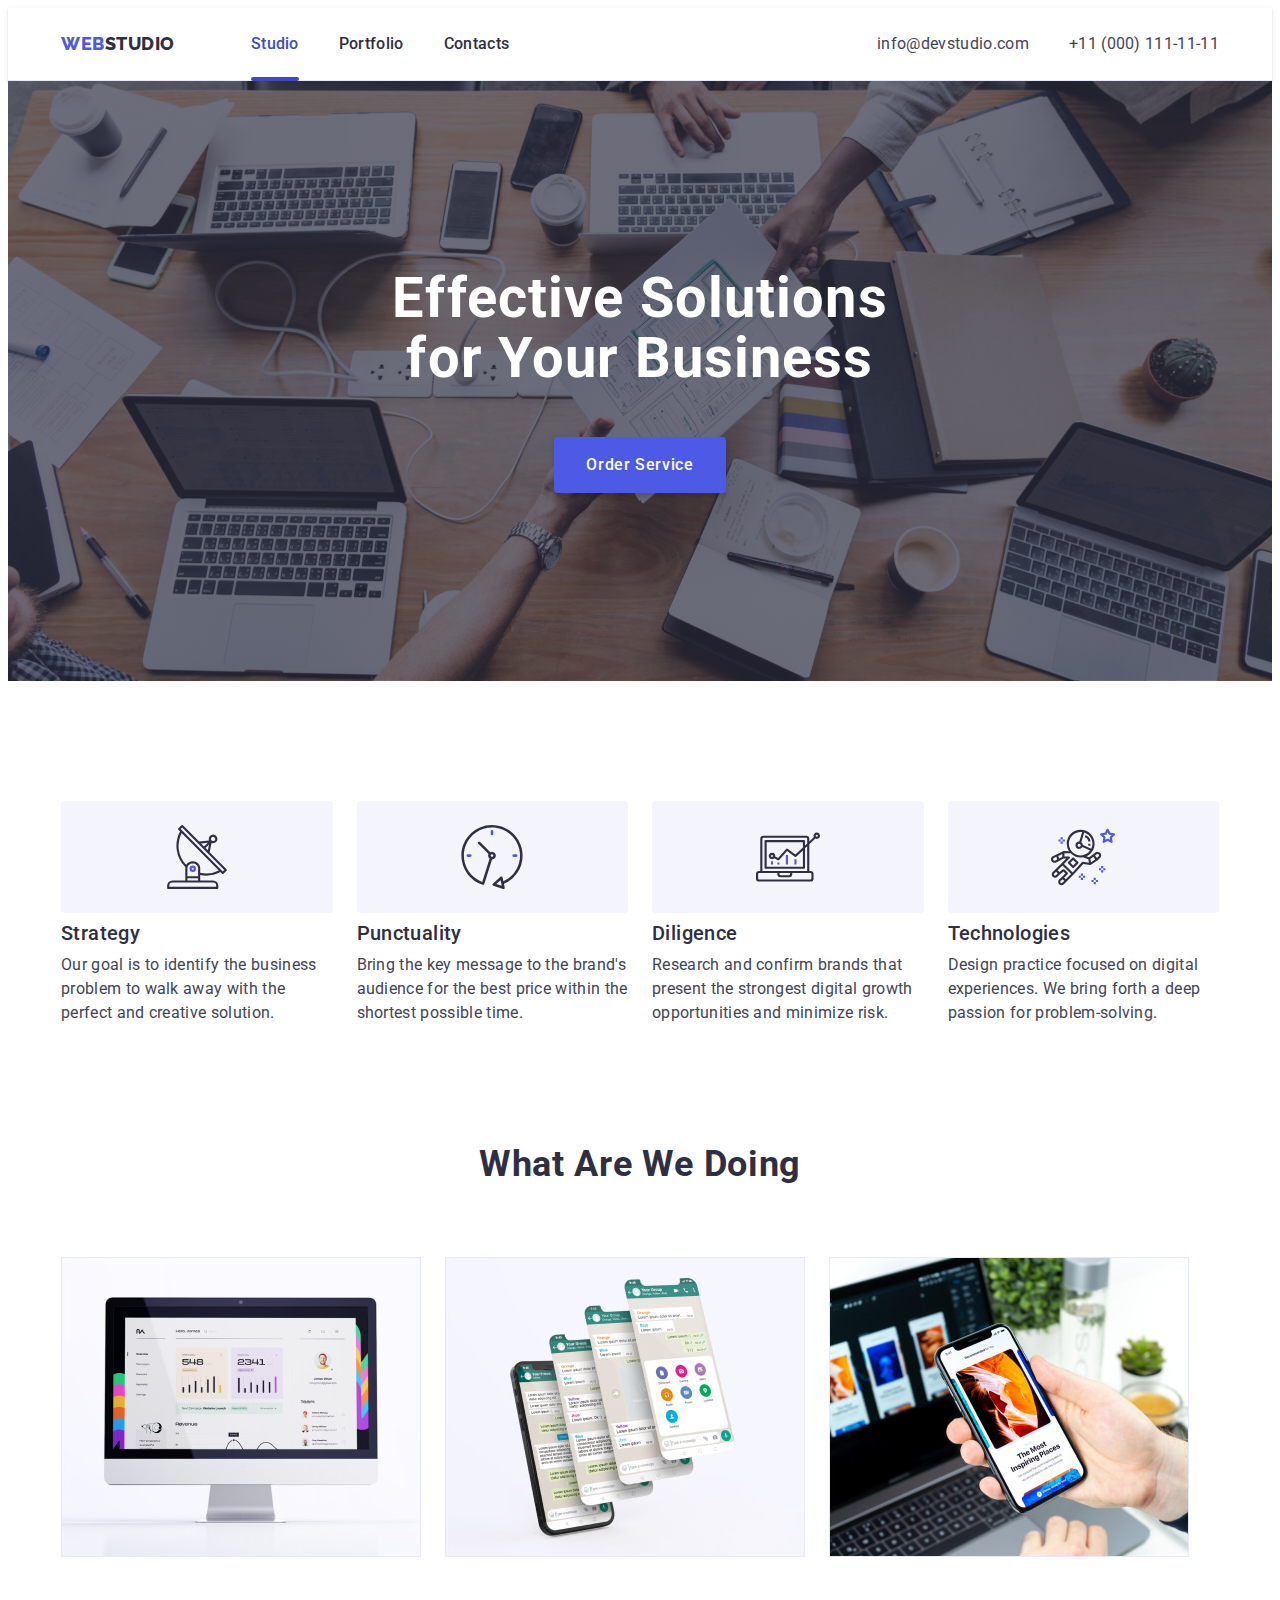
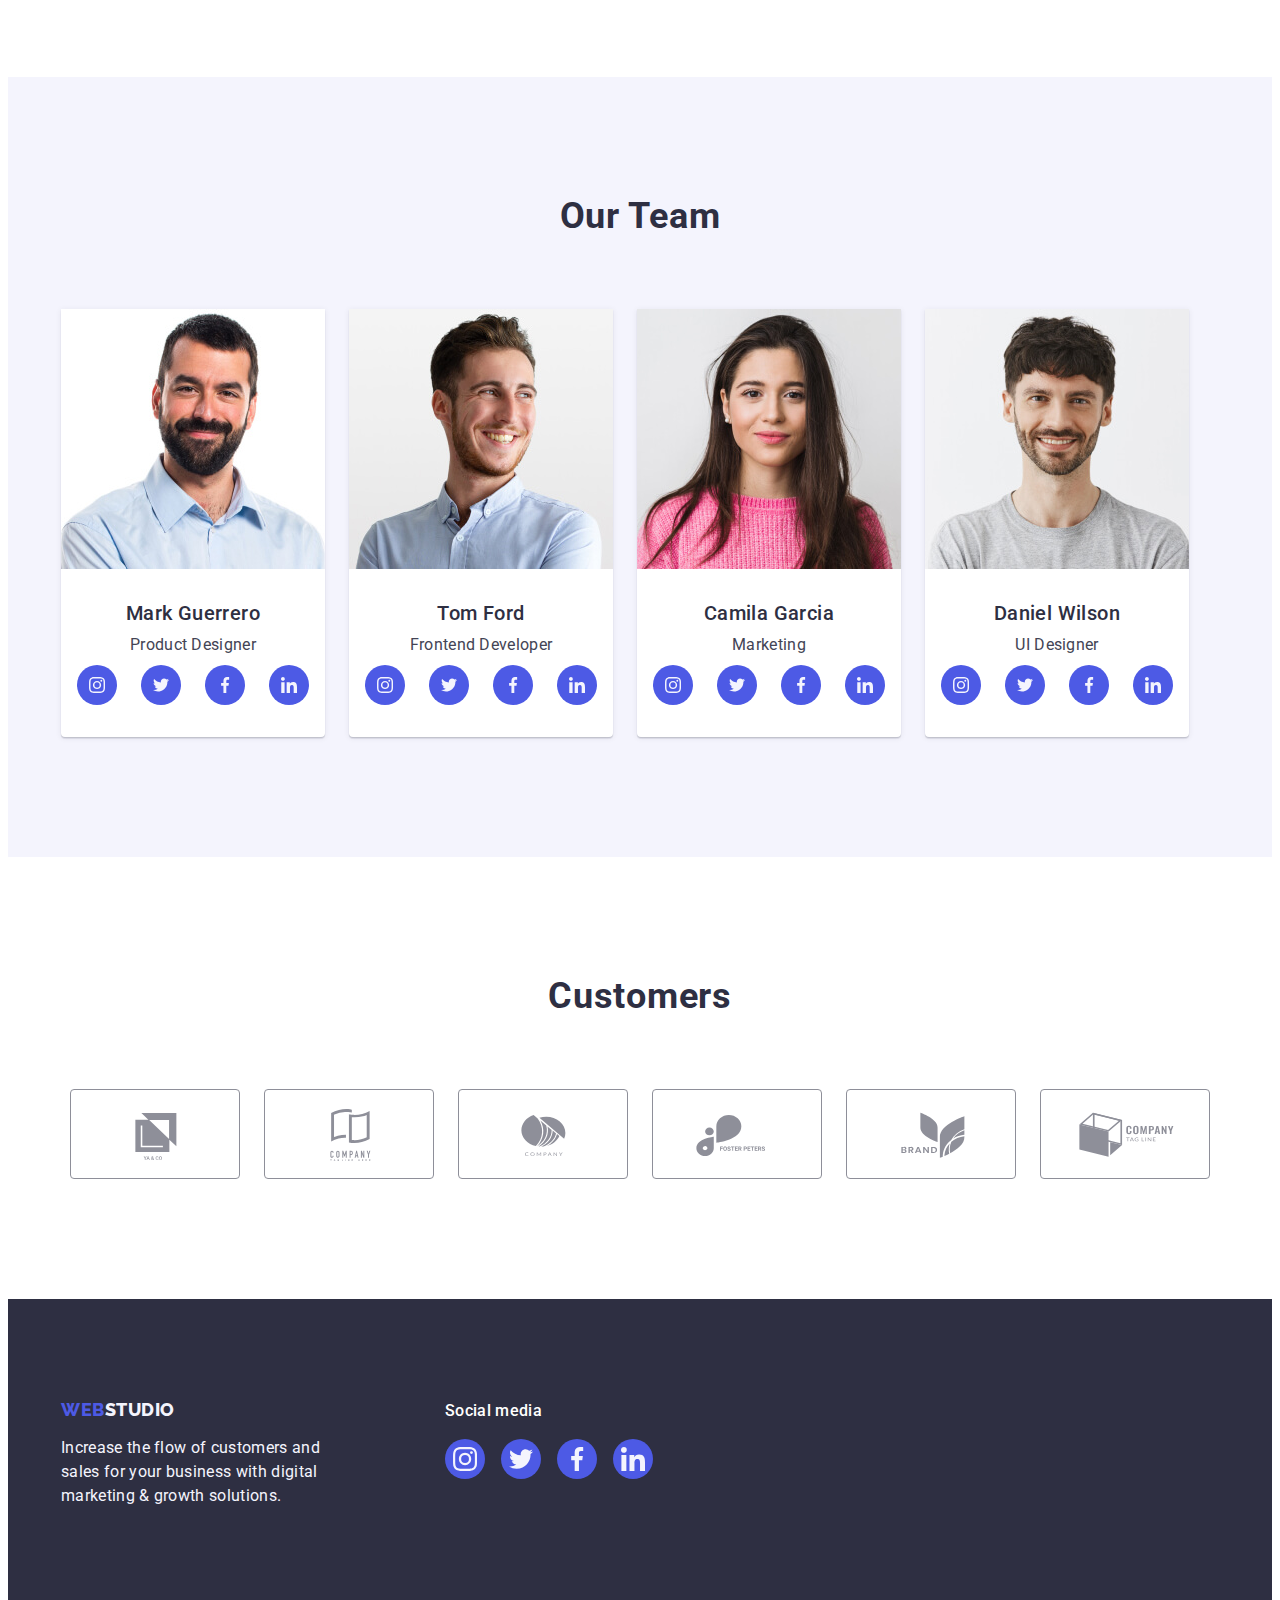
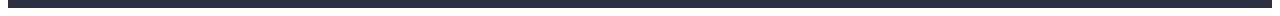
<file: index.html>
<!DOCTYPE html>
<html lang="en">
  <head>
    <meta charset="UTF-8" />
    <meta http-equiv="X-UA-Compatible" content="IE=edge" />
    <meta name="viewport" content="width=device-width, initial-scale=1.0" />
    <title>WEBSTUDIO</title>
    <link rel="preconnect" href="https://fonts.googleapis.com" />
    <link rel="preconnect" href="https://fonts.gstatic.com" crossorigin />
    <link
      href="https://fonts.googleapis.com/css2?family=Raleway:wght@800&amp;family=Roboto:wght@400;500;700;900&amp;display=swap"
      rel="stylesheet"
    />
    <link
      rel="stylesheet"
      href="https://cdnjs.cloudflare.com/ajax/libs/modern-normalize/2.0.0/modern-normalize.min.css"
      integrity="sha512-4xo8blKMVCiXpTaLzQSLSw3KFOVPWhm/TRtuPVc4WG6kUgjH6J03IBuG7JZPkcWMxJ5huwaBpOpnwYElP/m6wg=="
      crossorigin="anonymous"
      referrerpolicy="no-referrer"
    />
    <link rel="stylesheet" href="./css/styles.css" />
  </head>
  <body>
    <!--============= HEADER      ================-->

    <header class="header">
      <div class="container header-container">
        <nav class="nav">
          <a class="logo-dark link" href="./index.html"
            >Web<span class="primary-logo-dark">Studio</span>
          </a>
          <ul class="menu list">
            <li class="menu-item">
              <a class="menu-link underline link" href="./index.html">Studio</a>
            </li>
            <li class="menu-item">
              <a class="menu-link link" href="./portfolio.html">Portfolio</a>
            </li>
            <li class="menu-item">
              <a class="menu-link link" href="./contacts.html">Contacts</a>
            </li>
          </ul>
        </nav>

        <address class="adress">
          <ul class="menu list">
            <li class="adress-item">
              <a class="adress-link link" href="mailto:info@devstudio.com"
                >info@devstudio.com</a
              >
            </li>
            <li class="adress-item">
              <a class="adress-link link" href="tel:+110001111111"
                >+11 (000) 111-11-11</a
              >
            </li>
          </ul>
        </address>
      </div>
    </header>
    <main>
      <!-- ================= HERO  =============== -->

      <section class="hero">
        <div class="container hero-container">
          <h1 class="hero-title">Effective Solutions for Your Business</h1>
          <button class="all-btns hero-btn" data-modal-open type="button">
            Order Service
          </button>
        </div>
      </section>

      <!-- ================= VALUES  ============= -->

      <section class="value">
        <div class="container">
          <h2 class="visually-hidden">Values</h2>
          <ul class="value-list list">
            <li class="value-item">
              <div class="value-icon-bg">
                <svg class="value-icon" width="64" height="64">
                  <use href="./images/icons.svg#icon-antenna"></use>
                </svg>
              </div>
              <h3 class="value-title">Strategy</h3>
              <p class="value-text">
                Our goal is to identify the business problem to walk away with
                the perfect and creative solution.
              </p>
            </li>
            <li class="value-item">
              <div class="value-icon-bg">
                <svg class="value-icon" width="64" height="64">
                  <use href="./images/icons.svg#icon-clock"></use>
                </svg>
              </div>
              <h3 class="value-title">Punctuality</h3>
              <p class="value-text">
                Bring the key message to the brand's audience for the best price
                within the shortest possible time.
              </p>
            </li>
            <li class="value-item">
              <div class="value-icon-bg">
                <svg class="value-icon" width="64" height="64">
                  <use href="./images/icons.svg#icon-diagram"></use>
                </svg>
              </div>
              <h3 class="value-title">Diligence</h3>
              <p class="value-text">
                Research and confirm brands that present the strongest digital
                growth opportunities and minimize risk.
              </p>
            </li>
            <li class="value-item">
              <div class="value-icon-bg">
                <svg class="value-icon" width="64" height="64">
                  <use href="./images/icons.svg#icon-astronaut"></use>
                </svg>
              </div>
              <h3 class="value-title">Technologies</h3>
              <p class="value-text">
                Design practice focused on digital experiences. We bring forth a
                deep passion for problem-solving.
              </p>
            </li>
          </ul>
        </div>
      </section>

      <!-- ================  WORK IMAGES  =====================-->

      <section class="work-galary">
        <div class="container">
          <h2 class="work-galary-title">What are we doing</h2>
          <ul class="work-galary-list list">
            <li class="work-galary-item">
              <img
                class="work-galary-pic"
                src="./images/main-page/img1.jpg"
                width="360"
                height="300"
                alt="monitor"
              />
            </li>
            <li class="work-galary-item">
              <img
                class="work-galary-pic"
                src="./images/main-page/img2.jpg"
                width="360"
                height="300"
                alt="app structure"
              />
            </li>
            <li class="work-galary-item">
              <img
                class="work-galary-pic"
                src="./images/main-page/img3.jpg"
                width="360"
                height="300"
                alt="app on the phone screen"
              />
            </li>
          </ul>
        </div>
      </section>

      <!-- ================== OUR TEAM ================= -->

      <section Class="team">
        <div class="container">
          <h2 class="team-title">Our Team</h2>
          <ul class="team-list list">
            <li class="team-item">
              <img
                class="team-img"
                src="./images/main-page/mark-guerrero.jpg"
                width="264"
                alt="Mark Guerrero"
              />
              <div class="employee-card">
                <h3 class="picture-title">Mark Guerrero</h3>
                <p class="picture-text">Product Designer</p>
                <ul class="social-list list">
                  <li class="social-list-items">
                    <a
                      href=""
                      class="social-list-link link"
                      target="_blank"
                      rel="no-opener no-referrer"
                    >
                      <svg class="social-list-icon" width="16" height="16">
                        <use href="./images/icons.svg#icon-instagram"></use>
                      </svg>
                    </a>
                  </li>
                  <li class="social-list-items">
                    <a
                      href=""
                      class="social-list-link link"
                      target="_blank"
                      rel="no-opener no-referrer"
                    >
                      <svg class="social-list-icon" width="16" height="16">
                        <use href="./images/icons.svg#icon-twitter"></use>
                      </svg>
                    </a>
                  </li>
                  <li class="social-list-items">
                    <a
                      href=""
                      class="social-list-link link"
                      target="_blank"
                      rel="no-opener no-referrer"
                    >
                      <svg class="social-list-icon" width="16" height="16">
                        <use href="./images/icons.svg#icon-facebook"></use>
                      </svg>
                    </a>
                  </li>
                  <li class="social-list-items">
                    <a
                      href=""
                      class="social-list-link link"
                      target="_blank"
                      rel="no-opener no-referrer"
                    >
                      <svg class="social-list-icon" width="16" height="16">
                        <use href="./images/icons.svg#icon-linkedin"></use>
                      </svg>
                    </a>
                  </li>
                </ul>
              </div>
            </li>
            <li class="team-item">
              <img
                class="team-img"
                src="./images/main-page/tom-ford.jpg"
                width="264"
                alt="Tom Ford"
              />
              <div class="employee-card">
                <h3 class="picture-title">Tom Ford</h3>
                <p class="picture-text">Frontend Developer</p>
                <ul class="social-list list">
                  <li class="social-list-items">
                    <a
                      href=""
                      class="social-list-link link"
                      target="_blank"
                      rel="no-opener no-referrer"
                    >
                      <svg class="social-list-icon" width="16" height="16">
                        <use href="./images/icons.svg#icon-instagram"></use>
                      </svg>
                    </a>
                  </li>
                  <li class="social-list-items">
                    <a
                      href=""
                      class="social-list-link link"
                      target="_blank"
                      rel="no-opener no-referrer"
                    >
                      <svg class="social-list-icon" width="16" height="16">
                        <use href="./images/icons.svg#icon-twitter"></use>
                      </svg>
                    </a>
                  </li>
                  <li class="social-list-items">
                    <a
                      href=""
                      class="social-list-link link"
                      target="_blank"
                      rel="no-opener no-referrer"
                    >
                      <svg class="social-list-icon" width="16" height="16">
                        <use href="./images/icons.svg#icon-facebook"></use>
                      </svg>
                    </a>
                  </li>
                  <li class="social-list-items">
                    <a
                      href=""
                      class="social-list-link link"
                      target="_blank"
                      rel="no-opener no-referrer"
                    >
                      <svg class="social-list-icon" width="16" height="16">
                        <use href="./images/icons.svg#icon-linkedin"></use>
                      </svg>
                    </a>
                  </li>
                </ul>
              </div>
            </li>
            <li class="team-item">
              <img
                class="team-img"
                src="./images/main-page/camila-garcia.jpg"
                width="264"
                alt="Camila Garcia"
              />
              <div class="employee-card">
                <h3 class="picture-title">Camila Garcia</h3>
                <p class="picture-text">Marketing</p>
                <ul class="social-list list">
                  <li class="social-list-items">
                    <a
                      href=""
                      class="social-list-link link"
                      target="_blank"
                      rel="no-opener no-referrer"
                    >
                      <svg class="social-list-icon" width="16" height="16">
                        <use href="./images/icons.svg#icon-instagram"></use>
                      </svg>
                    </a>
                  </li>
                  <li class="social-list-items">
                    <a
                      href=""
                      class="social-list-link link"
                      target="_blank"
                      rel="no-opener no-referrer"
                    >
                      <svg class="social-list-icon" width="16" height="16">
                        <use href="./images/icons.svg#icon-twitter"></use>
                      </svg>
                    </a>
                  </li>
                  <li class="social-list-items">
                    <a
                      href=""
                      class="social-list-link link"
                      target="_blank"
                      rel="no-opener no-referrer"
                    >
                      <svg class="social-list-icon" width="16" height="16">
                        <use href="./images/icons.svg#icon-facebook"></use>
                      </svg>
                    </a>
                  </li>
                  <li class="social-list-items">
                    <a
                      href=""
                      class="social-list-link link"
                      target="_blank"
                      rel="no-opener no-referrer"
                    >
                      <svg class="social-list-icon" width="16" height="16">
                        <use href="./images/icons.svg#icon-linkedin"></use>
                      </svg>
                    </a>
                  </li>
                </ul>
              </div>
            </li>
            <li class="team-item">
              <img
                class="team-img"
                src="./images/main-page/daniel-wilson.jpg"
                width="264"
                alt="Daniel Wilson"
              />
              <div class="employee-card">
                <h3 class="picture-title">Daniel Wilson</h3>
                <p class="picture-text">UI Designer</p>
                <ul class="social-list list">
                  <li class="social-list-items">
                    <a
                      href=""
                      class="social-list-link link"
                      target="_blank"
                      rel="no-opener no-referrer"
                    >
                      <svg class="social-list-icon" width="16" height="16">
                        <use href="./images/icons.svg#icon-instagram"></use>
                      </svg>
                    </a>
                  </li>
                  <li class="social-list-items">
                    <a
                      href=""
                      class="social-list-link link"
                      target="_blank"
                      rel="no-opener no-referrer"
                    >
                      <svg class="social-list-icon" width="16" height="16">
                        <use href="./images/icons.svg#icon-twitter"></use>
                      </svg>
                    </a>
                  </li>
                  <li class="social-list-items">
                    <a
                      href=""
                      class="social-list-link link"
                      target="_blank"
                      rel="no-opener no-referrer"
                    >
                      <svg class="social-list-icon" width="16" height="16">
                        <use href="./images/icons.svg#icon-facebook"></use>
                      </svg>
                    </a>
                  </li>
                  <li class="social-list-items">
                    <a
                      href=""
                      class="social-list-link link"
                      target="_blank"
                      rel="no-opener no-referrer"
                    >
                      <svg class="social-list-icon" width="16" height="16">
                        <use href="./images/icons.svg#icon-linkedin"></use>
                      </svg>
                    </a>
                  </li>
                </ul>
              </div>
            </li>
          </ul>
        </div>
      </section>

      <!-- ==================   CUSTOMERS   ====================-->

      <section class="customers">
        <div class="container customers-cotainer">
          <h2 class="customers-title">Customers</h2>
          <ul class="customers-list list">
            <li class="customers-list-item">
              <a
                href=""
                class="customers-list-link link"
                target="_blank"
                rel="no-opener no-referrer"
              >
                <svg class="customers-icon" width="104" height="56">
                  <use href="./images/icons.svg#icon-company1"></use>
                </svg>
              </a>
            </li>
            <li class="customers-list-item">
              <a
                href=""
                class="customers-list-link link"
                target="_blank"
                rel="no-opener no-referrer"
              >
                <svg class="customers-icon" width="104" height="56">
                  <use href="./images/icons.svg#icon-company2"></use>
                </svg>
              </a>
            </li>
            <li class="customers-list-item">
              <a
                href=""
                class="customers-list-link link"
                target="_blank"
                rel="no-opener no-referrer"
              >
                <svg class="customers-icon" width="104" height="56">
                  <use href="./images/icons.svg#icon-company3"></use>
                </svg>
              </a>
            </li>
            <li class="customers-list-item">
              <a
                href=""
                class="customers-list-link link"
                target="_blank"
                rel="no-opener no-referrer"
              >
                <svg class="customers-icon" width="104" height="56">
                  <use href="./images/icons.svg#icon-company4"></use>
                </svg>
              </a>
            </li>
            <li class="customers-list-item">
              <a
                href=""
                class="customers-list-link link"
                target="_blank"
                rel="no-opener no-referrer"
              >
                <svg class="customers-icon" width="104" height="56">
                  <use href="./images/icons.svg#icon-company5"></use>
                </svg>
              </a>
            </li>
            <li class="customers-list-item">
              <a
                href=""
                class="customers-list-link link"
                target="_blank"
                rel="no-opener no-referrer"
              >
                <svg class="customers-icon" width="104" height="56">
                  <use href="./images/icons.svg#icon-company6"></use>
                </svg>
              </a>
            </li>
          </ul>
        </div>
      </section>
    </main>

    <!-- ===================== Футер =====================-->
    <footer class="footer">
      <div class="container footer-cotainer">
        <div class="left-side-footer">
          <a class="logo-light link" href="./index.html"
            >Web<span class="primary-logo-light">Studio</span></a
          >
          <p class="footer-text">
            Increase the flow of customers and sales for your business with
            digital marketing & growth solutions.
          </p>
        </div>
        <div class="footer-social-container">
          <p class="footer-social-title">Social media</p>
          <ul class="footer-social-list list">
            <li class="social-list-items">
              <a
                href=""
                class="social-list-link footer-list-link link"
                target="_blank"
                rel="no-opener no-referrer"
              >
                <svg
                  class="social-list-icon footer-icon"
                  width="24"
                  height="24"
                >
                  <use href="./images/icons.svg#icon-instagram"></use>
                </svg>
              </a>
            </li>
            <li class="social-list-items">
              <a
                href=""
                class="social-list-link footer-list-link link"
                target="_blank"
                rel="no-opener no-referrer"
              >
                <svg
                  class="social-list-icon footer-icon"
                  width="24"
                  height="24"
                >
                  <use href="./images/icons.svg#icon-twitter"></use>
                </svg>
              </a>
            </li>
            <li class="social-list-items">
              <a
                href=""
                class="social-list-link footer-list-link link"
                target="_blank"
                rel="no-opener no-referrer"
              >
                <svg
                  class="social-list-icon footer-icon"
                  width="24"
                  height="24"
                >
                  <use href="./images/icons.svg#icon-facebook"></use>
                </svg>
              </a>
            </li>
            <li class="social-list-items">
              <a
                href=""
                class="social-list-link footer-list-link link"
                target="_blank"
                rel="no-opener no-referrer"
              >
                <svg
                  class="social-list-icon footer-icon"
                  width="24"
                  height="24"
                >
                  <use href="./images/icons.svg#icon-linkedin"></use>
                </svg>
              </a>
            </li>
          </ul>
        </div>
      </div>
    </footer>
    <div class="backdrop is-hidden" data-modal>
      <div class="backdrop-window">
        <button class="backdrop-window-cls-btn" data-modal-close type="button">
          <svg class="icon-close" width="8" height="8">
            <use href="./images/icons.svg#close"></use>
          </svg>
        </button>
      </div>
    </div>
    <script src="./js/modal.js"></script>
  </body>
</html>
</file>
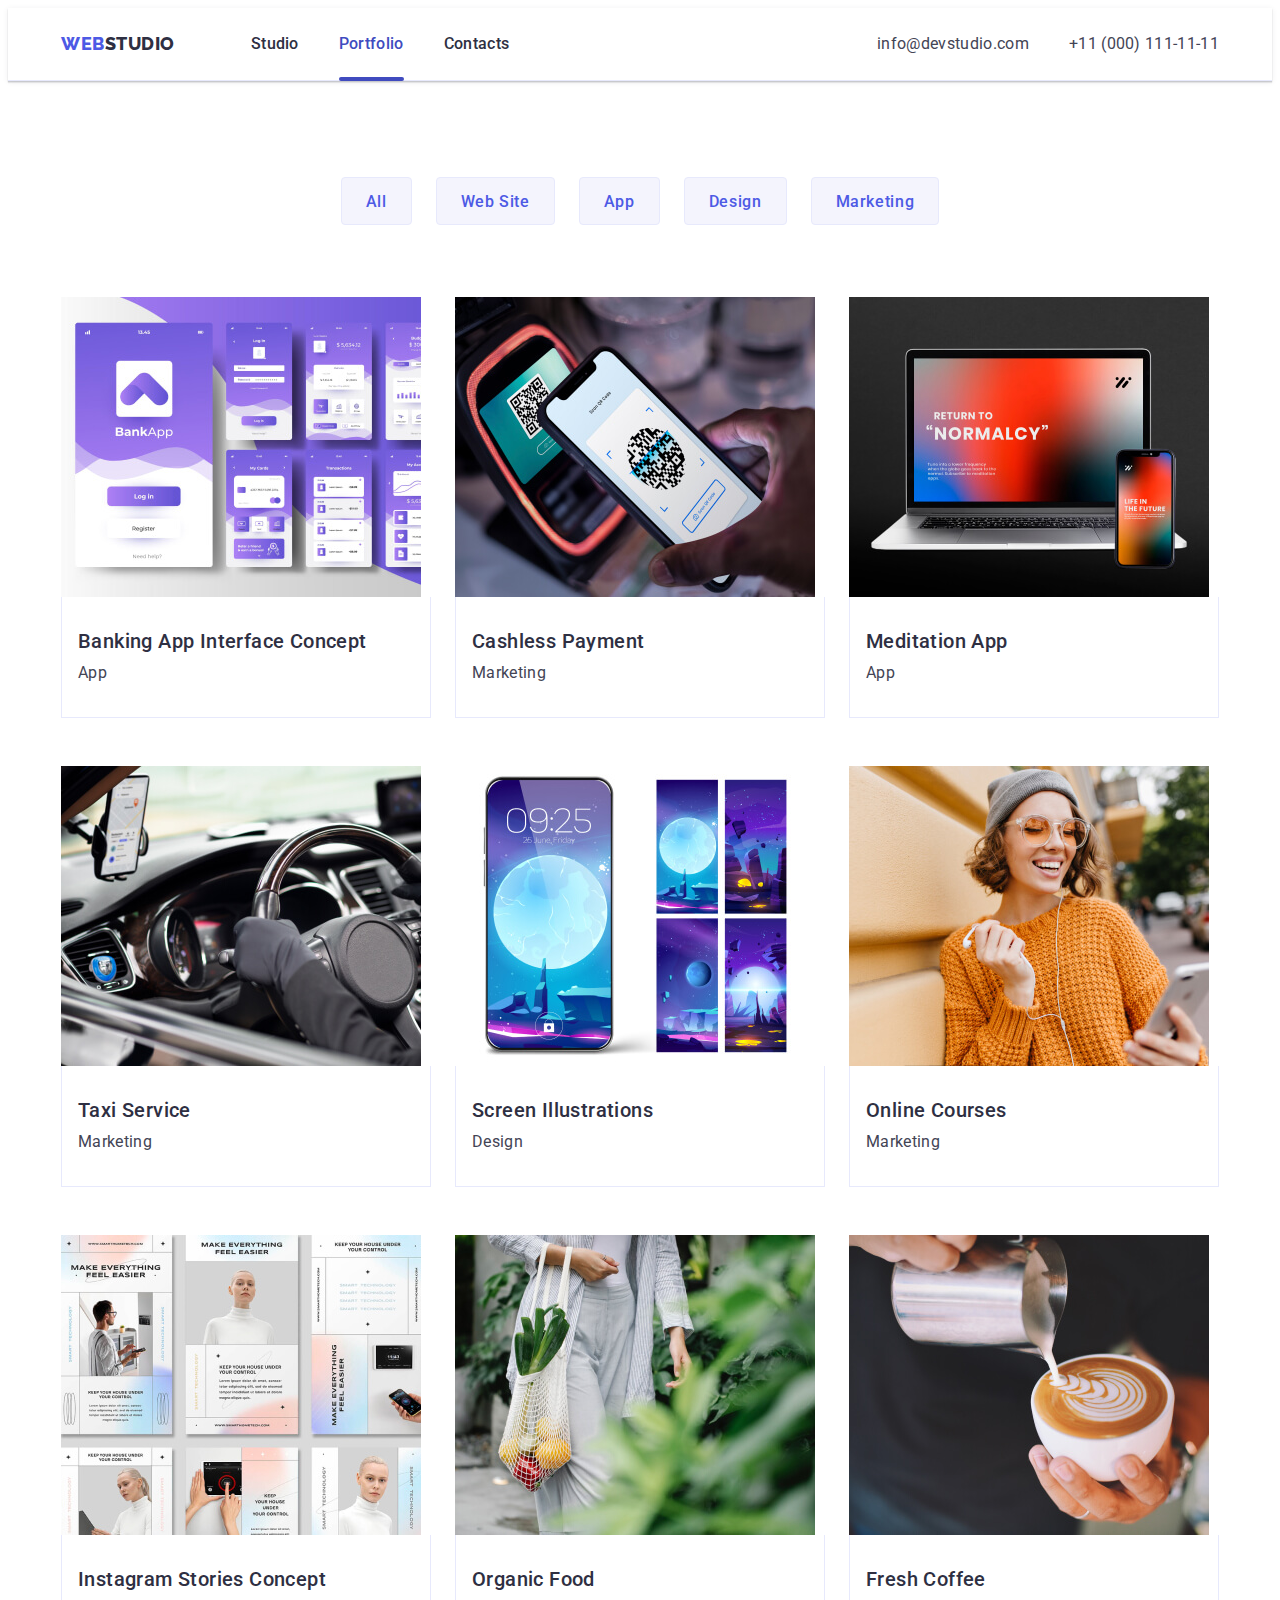
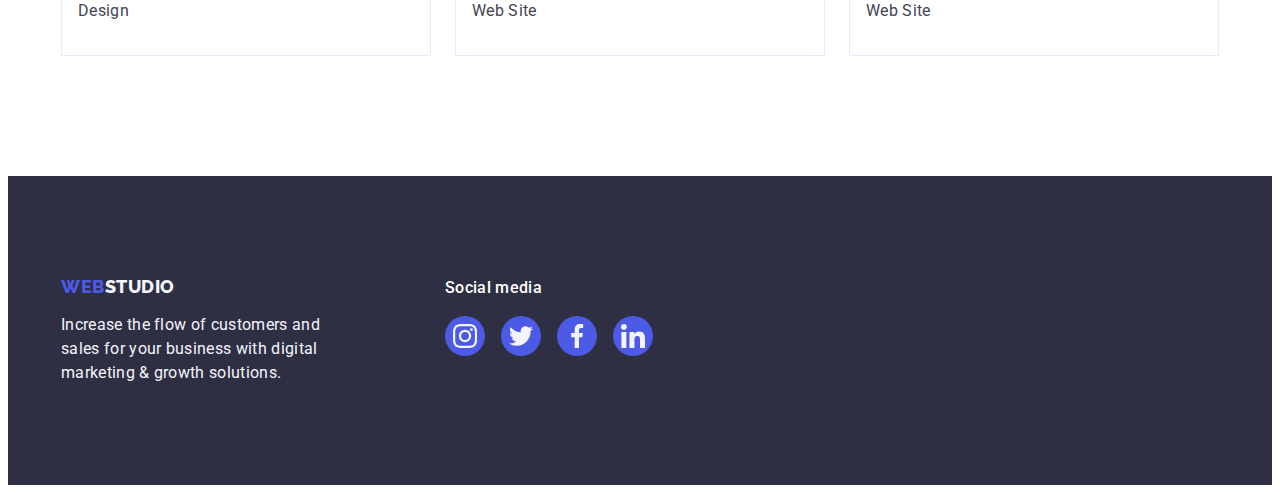
<file: portfolio.html>
<!DOCTYPE html>
<html lang="en">
  <head>
    <meta charset="UTF-8" />
    <meta http-equiv="X-UA-Compatible" content="IE=edge" />
    <meta name="viewport" content="width=device-width, initial-scale=1.0" />
    <title>WEBSTUDIO</title>
    <link rel="preconnect" href="https://fonts.googleapis.com" />
    <link rel="preconnect" href="https://fonts.gstatic.com" crossorigin />
    <link
      href="https://fonts.googleapis.com/css2?family=Raleway:wght@800&amp;family=Roboto:wght@400;500;700;900&amp;display=swap"
      rel="stylesheet"
    />
    <link
      rel="stylesheet"
      href="https://cdnjs.cloudflare.com/ajax/libs/modern-normalize/2.0.0/modern-normalize.min.css"
      integrity="sha512-4xo8blKMVCiXpTaLzQSLSw3KFOVPWhm/TRtuPVc4WG6kUgjH6J03IBuG7JZPkcWMxJ5huwaBpOpnwYElP/m6wg=="
      crossorigin="anonymous"
      referrerpolicy="no-referrer"
    />
    <link rel="stylesheet" href="./css/styles.css" />
  </head>
  <body>
    <!--============= HEADER      ================-->

    <header class="header">
      <div class="container header-container">
        <nav class="nav">
          <a class="logo-dark link" href="./index.html"
            >Web<span class="primary-logo-dark">Studio</span>
          </a>
          <ul class="menu list">
            <li class="menu-item">
              <a class="menu-link link" href="./index.html">Studio</a>
            </li>
            <li class="menu-item">
              <a class="menu-link underline link" href="./portfolio.html"
                >Portfolio</a
              >
            </li>
            <li class="menu-item">
              <a class="menu-link link" href="">Contacts</a>
            </li>
          </ul>
        </nav>

        <address class="adress">
          <ul class="menu list">
            <li class="adress-item">
              <a class="adress-link link" href="mailto:info@devstudio.com"
                >info@devstudio.com</a
              >
            </li>
            <li class="adress-item">
              <a class="adress-link link" href="tel:+110001111111"
                >+11 (000) 111-11-11</a
              >
            </li>
          </ul>
        </address>
      </div>
    </header>

    <!--------------------MAIN---------------------------->

    <main>
      <section class="portfolio">
        <div class="container portfolio-container">
          <h1 class="visually-hidden">Portfolio</h1>

          <!-- =============BUTTONS============== -->
          <ul class="portfolio-list list">
            <li class="portfolio-item-btn">
              <button class="portfolio-btn all-btns" type="button">All</button>
            </li>
            <li class="portfolio-item-btn">
              <button class="portfolio-btn all-btns" type="button">
                Web Site
              </button>
            </li>
            <li class="portfolio-item-btn">
              <button class="portfolio-btn all-btns" type="button">App</button>
            </li>
            <li class="portfolio-item-btn">
              <button class="portfolio-btn all-btns" type="button">
                Design
              </button>
            </li>
            <li class="portfolio-item-btn">
              <button class="portfolio-btn all-btns" type="button">
                Marketing
              </button>
            </li>
          </ul>

          <!-- =================IMAGES================== -->

          <ul class="portfolio-img-list list">
            <li class="portfolio-item-img">
              <a class="portfolio-link link" href="">
                <div class="portfolio-pic-wraper">
                  <img
                    src="./images/portfolio/goods1.jpg"
                    alt="Banking App Interface Concept"
                    width="360"
                    height="300"
                  />
                  <p class="overlay-text">
                    14 Stylish and User-Friendly App Design Concepts · Task
                    Manager App · Calorie Tracker App · Exotic Fruit Ecommerce
                    App · Cloud Storage App
                  </p>
                </div>
                <div class="app-links">
                  <h2 class="pictures-title">Banking App Interface Concept</h2>
                  <p class="pictures-text">App</p>
                </div>
              </a>
            </li>
            <li class="portfolio-item-img">
              <a class="portfolio-link link" href="">
                <div class="portfolio-pic-wraper">
                  <img
                    src="./images/portfolio/goods2.jpg"
                    alt="Cashless Payment"
                    width="360"
                    height="300"
                  />
                  <p class="overlay-text">
                    14 Stylish and User-Friendly App Design Concepts · Task
                    Manager App · Calorie Tracker App · Exotic Fruit Ecommerce
                    App · Cloud Storage App
                  </p>
                </div>
                <div class="app-links">
                  <h2 class="pictures-title">Cashless Payment</h2>
                  <p class="pictures-text">Marketing</p>
                </div>
              </a>
            </li>
            <li class="portfolio-item-img">
              <a class="portfolio-link link" href="">
                <div class="portfolio-pic-wraper">
                  <img
                    src="./images/portfolio/goods3.jpg"
                    alt="Meditation App"
                    width="360"
                    height="300"
                  />
                  <p class="overlay-text">
                    14 Stylish and User-Friendly App Design Concepts · Task
                    Manager App · Calorie Tracker App · Exotic Fruit Ecommerce
                    App · Cloud Storage App
                  </p>
                </div>
                <div class="app-links">
                  <h2 class="pictures-title">Meditation App</h2>
                  <p class="pictures-text">App</p>
                </div>
              </a>
            </li>
            <li class="portfolio-item-img">
              <a class="portfolio-link link" href="">
                <div class="portfolio-pic-wraper">
                  <img
                    src="./images/portfolio/goods4.jpg"
                    alt="Taxi Service"
                    width="360"
                    height="300"
                  />
                  <p class="overlay-text">
                    14 Stylish and User-Friendly App Design Concepts · Task
                    Manager App · Calorie Tracker App · Exotic Fruit Ecommerce
                    App · Cloud Storage App
                  </p>
                </div>
                <div class="app-links">
                  <h2 class="pictures-title">Taxi Service</h2>
                  <p class="pictures-text">Marketing</p>
                </div>
              </a>
            </li>
            <li class="portfolio-item-img">
              <a class="portfolio-link link" href="">
                <div class="portfolio-pic-wraper">
                  <img
                    src="./images/portfolio/goods5.jpg"
                    alt="Phone Screen Illustrations"
                    width="360"
                    height="300"
                  />
                  <p class="overlay-text">
                    14 Stylish and User-Friendly App Design Concepts · Task
                    Manager App · Calorie Tracker App · Exotic Fruit Ecommerce
                    App · Cloud Storage App
                  </p>
                </div>
                <div class="app-links">
                  <h2 class="pictures-title">Screen Illustrations</h2>
                  <p class="pictures-text">Design</p>
                </div>
              </a>
            </li>
            <li class="portfolio-item-img">
              <a class="portfolio-link link" href="">
                <div class="portfolio-pic-wraper">
                  <img
                    src="./images/portfolio/goods6.jpg"
                    alt="Happy women"
                    width="360"
                    height="300"
                  />
                  <p class="overlay-text">
                    14 Stylish and User-Friendly App Design Concepts · Task
                    Manager App · Calorie Tracker App · Exotic Fruit Ecommerce
                    App · Cloud Storage App
                  </p>
                </div>
                <div class="app-links">
                  <h2 class="pictures-title">Online Courses</h2>
                  <p class="pictures-text">Marketing</p>
                </div>
              </a>
            </li>
            <li class="portfolio-item-img">
              <a class="portfolio-link link" href="">
                <div class="portfolio-pic-wraper">
                  <img
                    src="./images/portfolio/goods7.jpg"
                    alt="Instagram Stories Concept"
                    width="360"
                    height="300"
                  />
                  <p class="overlay-text">
                    14 Stylish and User-Friendly App Design Concepts · Task
                    Manager App · Calorie Tracker App · Exotic Fruit Ecommerce
                    App · Cloud Storage App
                  </p>
                </div>
                <div class="app-links">
                  <h2 class="pictures-title">Instagram Stories Concept</h2>
                  <p class="pictures-text">Design</p>
                </div>
              </a>
            </li>
            <li class="portfolio-item-img">
              <a class="portfolio-link link" href="">
                <div class="portfolio-pic-wraper">
                  <img
                    src="./images/portfolio/goods8.jpg"
                    alt="Organic Food"
                    width="360"
                    height="300"
                  />
                  <p class="overlay-text">
                    14 Stylish and User-Friendly App Design Concepts · Task
                    Manager App · Calorie Tracker App · Exotic Fruit Ecommerce
                    App · Cloud Storage App
                  </p>
                </div>
                <div class="app-links">
                  <h2 class="pictures-title">Organic Food</h2>
                  <p class="pictures-text">Web Site</p>
                </div>
              </a>
            </li>
            <li class="portfolio-item-img">
              <a class="portfolio-link link" href="">
                <div class="portfolio-pic-wraper">
                  <img
                    src="./images/portfolio/goods9.jpg"
                    alt="Fresh Coffee"
                    width="360"
                    height="300"
                  />
                  <p class="overlay-text">
                    14 Stylish and User-Friendly App Design Concepts · Task
                    Manager App · Calorie Tracker App · Exotic Fruit Ecommerce
                    App · Cloud Storage App
                  </p>
                </div>
                <div class="app-links">
                  <h2 class="pictures-title">Fresh Coffee</h2>
                  <p class="pictures-text">Web Site</p>
                </div>
              </a>
            </li>
          </ul>
        </div>
      </section>
    </main>

    <!-- ===================== Футер =====================-->
    <footer class="footer">
      <div class="container footer-cotainer">
        <div class="left-side-footer">
          <a class="logo-light link" href="./index.html"
            >Web<span class="primary-logo-light">Studio</span></a
          >
          <p class="footer-text">
            Increase the flow of customers and sales for your business with
            digital marketing & growth solutions.
          </p>
        </div>
        <div class="footer-social-container">
          <p class="footer-social-title">Social media</p>
          <ul class="footer-social-list list">
            <li class="social-list-items">
              <a
                href=""
                class="social-list-link footer-list-link link"
                target="_blank"
                rel="no-opener no-referrer"
              >
                <svg
                  class="social-list-icon footer-icon"
                  width="24"
                  height="24"
                >
                  <use href="./images/icons.svg#icon-instagram"></use>
                </svg>
              </a>
            </li>
            <li class="social-list-items">
              <a
                href=""
                class="social-list-link footer-list-link link"
                target="_blank"
                rel="no-opener no-referrer"
              >
                <svg
                  class="social-list-icon footer-icon"
                  width="24"
                  height="24"
                >
                  <use href="./images/icons.svg#icon-twitter"></use>
                </svg>
              </a>
            </li>
            <li class="social-list-items">
              <a
                href=""
                class="social-list-link footer-list-link link"
                target="_blank"
                rel="no-opener no-referrer"
              >
                <svg
                  class="social-list-icon footer-icon"
                  width="24"
                  height="24"
                >
                  <use href="./images/icons.svg#icon-facebook"></use>
                </svg>
              </a>
            </li>
            <li class="social-list-items">
              <a
                href=""
                class="social-list-link footer-list-link link"
                target="_blank"
                rel="no-opener no-referrer"
              >
                <svg
                  class="social-list-icon footer-icon"
                  width="24"
                  height="24"
                >
                  <use href="./images/icons.svg#icon-linkedin"></use>
                </svg>
              </a>
            </li>
          </ul>
        </div>
      </div>
    </footer>
  </body>
</html>
</file>
<file: css/styles.css>
:root {
  --main-text-color: #434455;
  --title-color: #2e2f42;
  --hover-color: #404bbf;
  --main-blue: #4d5ae5;
  --white: #ffffff;
  --light-purple: #f4f4fd;
  --green-focus-link: #31d0aa;
  --customers: #8e8f99;
  --h-focus-transition: 250ms cubic-bezier(0.4, 0, 0.2, 1);
}
body {
  font-family: 'Roboto', sans-serif;
  color: var(--main-text-color);
  background-color: var(--white);
}

h1,
h2,
h3,
h4,
h5,
h6,
p {
  margin-top: 0;
  margin-bottom: 0;
}

ul,
ol {
  margin-top: 0;
  margin-bottom: 0;
  padding-left: 0;
}

img {
  display: block;
}

.container {
  margin-left: auto;
  margin-right: auto;
  width: 1158px;
  padding-left: 15px;
  padding-right: 15px;
}

.link {
  text-decoration: none;
}

.list {
  list-style: none;
}

.all-btns:hover,
.all-btns:focus {
  background-color: var(--hover-color);
}

.all-btns {
  font-family: 'Roboto', sans-serif;
  font-weight: 500;
  font-size: 16px;
  line-height: 1.5;
  letter-spacing: 0.04em;
  color: var(--white);
  cursor: pointer;
}

/* ======================HEADER======================= */

.header {
  border-bottom: 1px solid #e7e9fc;
  box-shadow: 0px 2px 1px rgba(46, 47, 66, 0.08),
    0px 1px 1px rgba(46, 47, 66, 0.16), 0px 1px 6px rgba(46, 47, 66, 0.08);
}

.header-container {
  display: flex;
}

.nav {
  display: flex;
  align-items: center;
}

.menu {
  display: flex;

  gap: 40px;
}

.logo-dark {
  margin-right: 76px;
  font-family: 'Raleway', sans-serif;
  font-weight: 800;
  font-size: 18px;
  line-height: 1.17;
  letter-spacing: 0.03em;
  text-transform: uppercase;
  color: var(--main-blue);
}

.primary-logo-dark {
  color: var(--title-color);
}

.menu-link {
  position: relative;
  padding-top: 24px;
  padding-bottom: 24px;
  display: block;
  font-weight: 500;
  font-size: 16px;
  line-height: 1.5;
  letter-spacing: 0.02em;
  color: var(--title-color);
  transition: color var(--h-focus-transition);
}

.menu-link:hover,
.menu-link:focus {
  color: var(--hover-color);
}

.adress {
  display: flex;
  font-style: normal;
  margin-left: auto;
  align-items: center;
}

.adress-link {
  font-size: 16px;
  line-height: 1.5;
  letter-spacing: 0.02em;
  color: var(--main-text-color);
  transition: color var(--h-focus-transition);
}
.adress-link:hover,
.adress-link:focus {
  color: var(--hover-color);
}

.menu-item {
  position: relative;
}

.underline {
  color: var(--hover-color);
}

.underline::after {
  content: '';
  position: absolute;
  display: block;
  bottom: -1px;
  width: 100%;
  height: 4px;
  background-color: var(--hover-color);
  border-radius: 2px;
}

/* =======================MAIN========================= */

/* ========================HERO========================= */

.hero-btn {
  border: none;
  display: block;
  background-color: var(--main-blue);
  box-shadow: 0px 4px 4px rgba(0, 0, 0, 0.15);
  border-radius: 4px;
  height: 56px;
  min-width: 169px;
  margin-left: auto;
  margin-right: auto;
  margin-top: 48px;
  padding: 16px 32px;
  transition: background-color var(--h-focus-transition);
}

.hero {
  margin: 0 auto;
  max-width: 1440px;
  background-color: var(--title-color);
  padding-top: 188px;
  padding-bottom: 188px;
  background-image: linear-gradient(
      rgba(46, 47, 66, 0.7),
      rgba(46, 47, 66, 0.7)
    ),
    url('../images/main-page/hero-img.jpg');
  background-size: cover;
  background-position: center;
  background-repeat: no-repeat;
}

.hero-title {
  margin-left: auto;
  margin-right: auto;
  max-width: 496px;
  font-weight: 700;
  font-size: 56px;
  line-height: 1.07;
  letter-spacing: 0.02em;
  color: var(--white);
  text-align: center;
}

/* ========================VALUES======================== */

.value-icon-bg {
  display: flex;
  justify-content: center;
  align-items: center;
  background-color: var(--light-purple);
  border-radius: 4px;
  height: 112px;
  margin-bottom: 8px;
}

.value {
  padding-top: 120px;
  padding-bottom: 120px;
}

.visually-hidden {
  position: absolute;
  width: 1px;
  height: 1px;
  margin: -1px;
  border: 0;
  padding: 0;
  white-space: nowrap;
  clip-path: inset(100%);
  clip: rect(0 0 0 0);
  overflow: hidden;
}

.value-item {
  width: calc((100% - 72px) / 4);
}

.value-list {
  display: flex;
  gap: 24px;
}

.value-title {
  font-weight: 500;
  font-size: 20px;
  line-height: 1.2;
  letter-spacing: 0.02em;
  color: var(--title-color);
  margin-bottom: 8px;
}

.value-text {
  font-size: 16px;
  line-height: 1.5;
  letter-spacing: 0.02em;
  color: var(--main-text-color);
}

/* ===================WORK IMAGES================== */

.work-galary {
  padding-bottom: 120px;
}

.work-galary-list {
  display: flex;
  flex-wrap: wrap;
  gap: 24px;
}

.work-galary-title {
  margin-bottom: 72px;
  font-weight: 700;
  font-size: 36px;
  line-height: 1.11;
  text-align: center;
  letter-spacing: 0.02em;
  text-transform: capitalize;
  color: var(--title-color);
}

/* ======================= OUR TEAM===================== */
.team-item {
  display: block;
  background-color: var(--white);
  box-shadow: 0px 1px 6px rgba(46, 47, 66, 0.08),
    0px 1px 1px rgba(46, 47, 66, 0.16), 0px 2px 1px rgba(46, 47, 66, 0.08);
  border-radius: 0px 0px 4px 4px;
}
.team {
  background-color: var(--light-purple);
  padding-top: 120px;
  padding-bottom: 120px;
}

.employee-card {
  padding: 32px 16px;
}

.team-list {
  display: flex;
  flex-wrap: wrap;
  gap: 24px;
}

.team-title {
  margin-bottom: 72px;
  font-weight: 700;
  font-size: 36px;
  line-height: 1.11;
  text-align: center;
  letter-spacing: 0.02em;
  text-transform: capitalize;
  color: var(--title-color);
}

.picture-title {
  text-align: center;
  margin-bottom: 8px;
  font-weight: 500;
  font-size: 20px;
  line-height: 1.2;
  letter-spacing: 0.02em;
  color: var(--title-color);
}

.picture-text {
  text-align: center;
  font-size: 16px;
  line-height: 1.5;
  letter-spacing: 0.02em;
  color: var(--main-text-color);
  margin-bottom: 8px;
}

.social-list {
  display: flex;
  justify-content: center;
  gap: 24px;
}

.social-list-icon {
  fill: var(--light-purple);
  width: 16px;
  height: 16px;
}

.social-list-link {
  display: flex;
  justify-content: center;
  align-items: center;
  width: 40px;
  height: 40px;
  border-radius: 50%;
  background-color: var(--main-blue);
  transition: background-color var(--h-focus-transition);
}

.social-list-link:hover,
.social-list-link:focus {
  background-color: var(--hover-color);
  outline: 0px;
}

/* =============   CUSTOMERS   ============ */

.customers {
  padding-top: 120px;
  padding-bottom: 120px;
  justify-content: center;
}

.customers-title {
  margin-bottom: 72px;
  font-weight: 700;
  font-size: 36px;
  line-height: 1.11;
  text-align: center;
  letter-spacing: 0.02em;
  text-transform: capitalize;
  color: var(--title-color);
}

.customers-icon {
  fill: currentColor;
}

.customers-list {
  display: flex;
  justify-content: center;
  gap: 24px;
}

.customers-list-link {
  display: flex;
  justify-content: center;
  align-items: center;
  color: var(--customers);
  width: 168px;
  height: 88px;
  border: 1px solid #8e8f99;
  border-radius: 4px;
  transition: border-color var(--h-focus-transition),
    color var(--h-focus-transition);
}

.customers-list-link:hover,
.customers-list-link:focus {
  color: var(--hover-color);
  border-color: var(--hover-color);
}

/* ===============FOOTER========================= */

.footer-icon {
  width: 24px;
  height: 24px;
}

.footer {
  background-color: var(--title-color);
  padding-top: 100px;
  padding-bottom: 100px;
}

.logo-light {
  display: inline-block;
  margin-bottom: 16px;
  font-family: 'Raleway', sans-serif;
  font-weight: 800;
  font-size: 18px;
  line-height: 1.17;
  letter-spacing: 0.03em;
  text-transform: uppercase;
  color: var(--main-blue);
}

.primary-logo-light {
  color: var(--light-purple);
}

.footer-text {
  max-width: 264px;
  font-size: 16px;
  line-height: 1.5;
  letter-spacing: 0.02em;
  color: var(--light-purple);
}

.footer-cotainer {
  display: flex;
  align-items: baseline;
}

.footer-social-list {
  display: flex;
  gap: 16px;
}

.left-side-footer {
  margin-right: 120px;
}

.footer-list-link:hover,
.footer-list-link:focus {
  background-color: var(--green-focus-link);
  outline: 0px;
}

.footer-social-title {
  margin-bottom: 16px;
  font-weight: 500;
  font-size: 16px;
  line-height: 1.5;
  letter-spacing: 0.02em;
  color: var(--white);
}

/* ================Portfolio======================= */

.portfolio {
  padding-top: 96px;
  padding-bottom: 120px;
}

.portfolio-link {
  display: block;
  transition: box-shadow var(--h-focus-transition);
}

.portfolio-btn {
  background-color: var(--light-purple);
  color: var(--main-blue);
  border: 1px solid #e7e9fc;
  border-radius: 4px;
  height: 48px;
  min-width: 69px;
  padding: 12px 24px;
  transition: color var(--h-focus-transition),
    background-color var(--h-focus-transition),
    border-color var(--h-focus-transition), box-shadow var(--h-focus-transition);
}

.portfolio-btn:hover,
.portfolio-btn:focus {
  background-color: var(--hover-color);
  color: var(--white);
  border: 1px solid transparent;
  box-shadow: 0px 3px 1px rgba(0, 0, 0, 0.1), 0px 2px 1px rgba(0, 0, 0, 0.08),
    0px 2px 2px rgba(0, 0, 0, 0.12);
}

.portfolio-list {
  display: flex;
  gap: 24px;
  justify-content: center;
  margin-bottom: 72px;
}

.portfolio-img-list {
  display: flex;
  flex-wrap: wrap;
  gap: 48px 24px;
}

.portfolio-link:hover,
.portfolio-link:focus {
  box-shadow: 0px 1px 6px rgba(46, 47, 66, 0.08),
    0px 1px 1px rgba(46, 47, 66, 0.16), 0px 2px 1px rgba(46, 47, 66, 0.08);
}

.portfolio-item-img {
  width: calc((100% - 2 * 24px) / 3);
}

.pictures-title {
  margin-bottom: 8px;
  font-weight: 500;
  font-size: 20px;
  line-height: 1.2;
  letter-spacing: 0.02em;
  color: var(--title-color);
}

.pictures-text {
  font-size: 16px;
  line-height: 1.5;
  letter-spacing: 0.02em;
  color: var(--main-text-color);
}

.app-links {
  padding: 32px 16px;
  border: 1px solid #e7e9fc;
  border-top: none;
}

.portfolio-pic-wraper {
  position: relative;
  overflow: hidden;
}

.overlay-text {
  position: absolute;
  top: 0;
  content: '';
  height: 100%;
  padding: 40px 32px;
  font-size: 16px;
  line-height: 1.5;
  letter-spacing: 0.02em;
  color: var(--light-purple);
  background-color: var(--main-blue);
  transform: translateY(100%);
  transition: transform 250ms cubic-bezier(0.4, 0, 0.2, 1);
}

.portfolio-link:hover .overlay-text,
.portfolio-link:focus .overlay-text {
  transform: translateY(0%);
}

/* ===================  BACKDROP  =============== */

.backdrop {
  position: fixed;
  width: 100%;
  height: 100%;
  background-color: rgba(46, 47, 66, 0.4);
  top: 0;
  transition: opacity var(--h-focus-transition),
    visibility var(--h-focus-transition);
}

.backdrop-window {
  position: absolute;
  top: 50%;
  left: 50%;

  transform: translate(-50%, -50%) scale(1);
  transition: transform var(--h-focus-transition);
  width: 408px;
  min-height: 584px;
  background-color: #fcfcfc;
  box-shadow: 0px 1px 1px rgba(0, 0, 0, 0.14), 0px 1px 3px rgba(0, 0, 0, 0.12),
    0px 2px 1px rgba(0, 0, 0, 0.2);
  border-radius: 4px;
}

.backdrop-window-cls-btn {
  display: flex;
  position: absolute;
  align-items: center;
  justify-content: center;
  padding: 0;
  top: 24px;
  right: 24px;
  width: 24px;
  height: 24px;
  background-color: #e7e9fc;
  border: 1px solid rgba(0, 0, 0, 0.1);
  border-radius: 50%;
  cursor: pointer;
  transition: background-color 250ms cubic-bezier(0.4, 0, 0.2, 1),
    border 250ms cubic-bezier(0.4, 0, 0.2, 1);
}

.backdrop-window-cls-btn:hover,
.backdrop-window-cls-btn:focus {
  background-color: var(--hover-color);
  color: var(--white);
  border: none;
}

.icon-close {
  fill: currentColor;
  transition: fill var(--h-focus-transition);
}

.is-hidden {
  visibility: hidden;
  opacity: 0;
  pointer-events: none;
}

.backdrop.is-hidden .backdrop-window {
  transform: scale(0);
}
</file>
